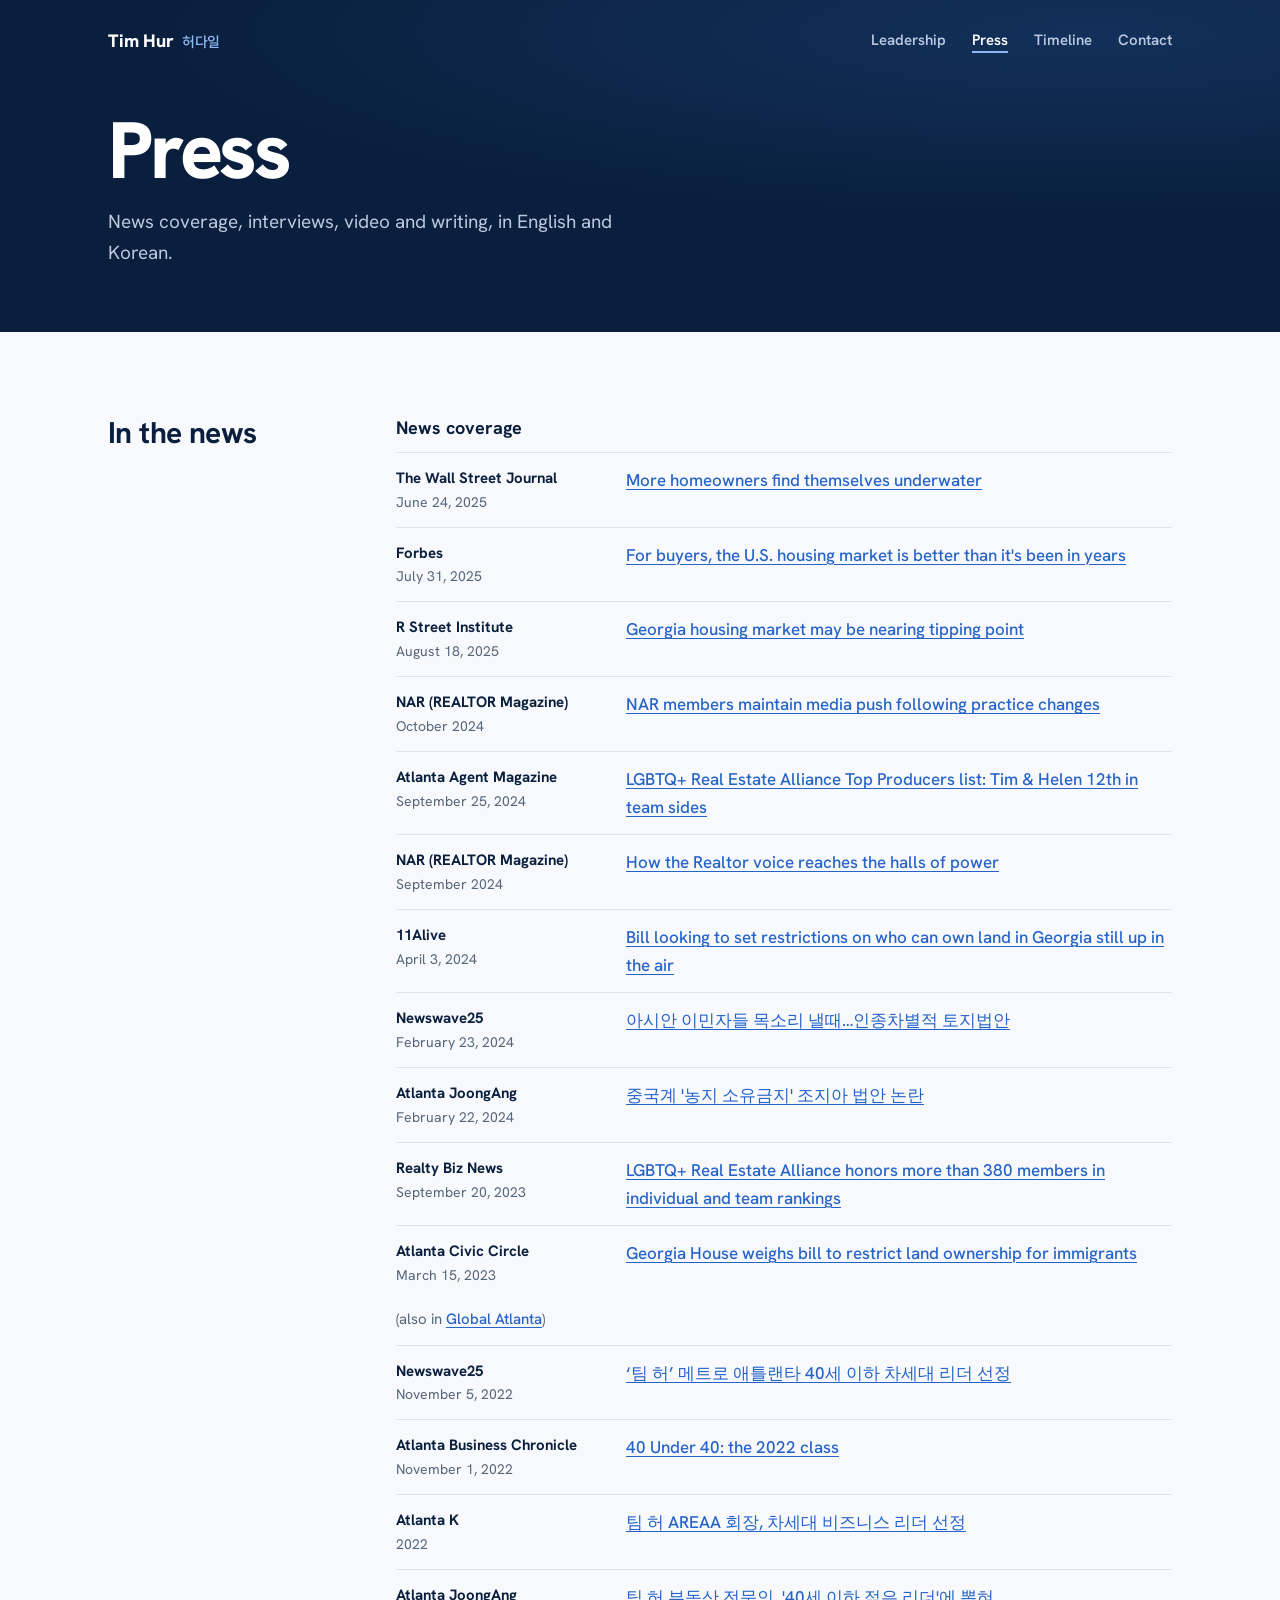
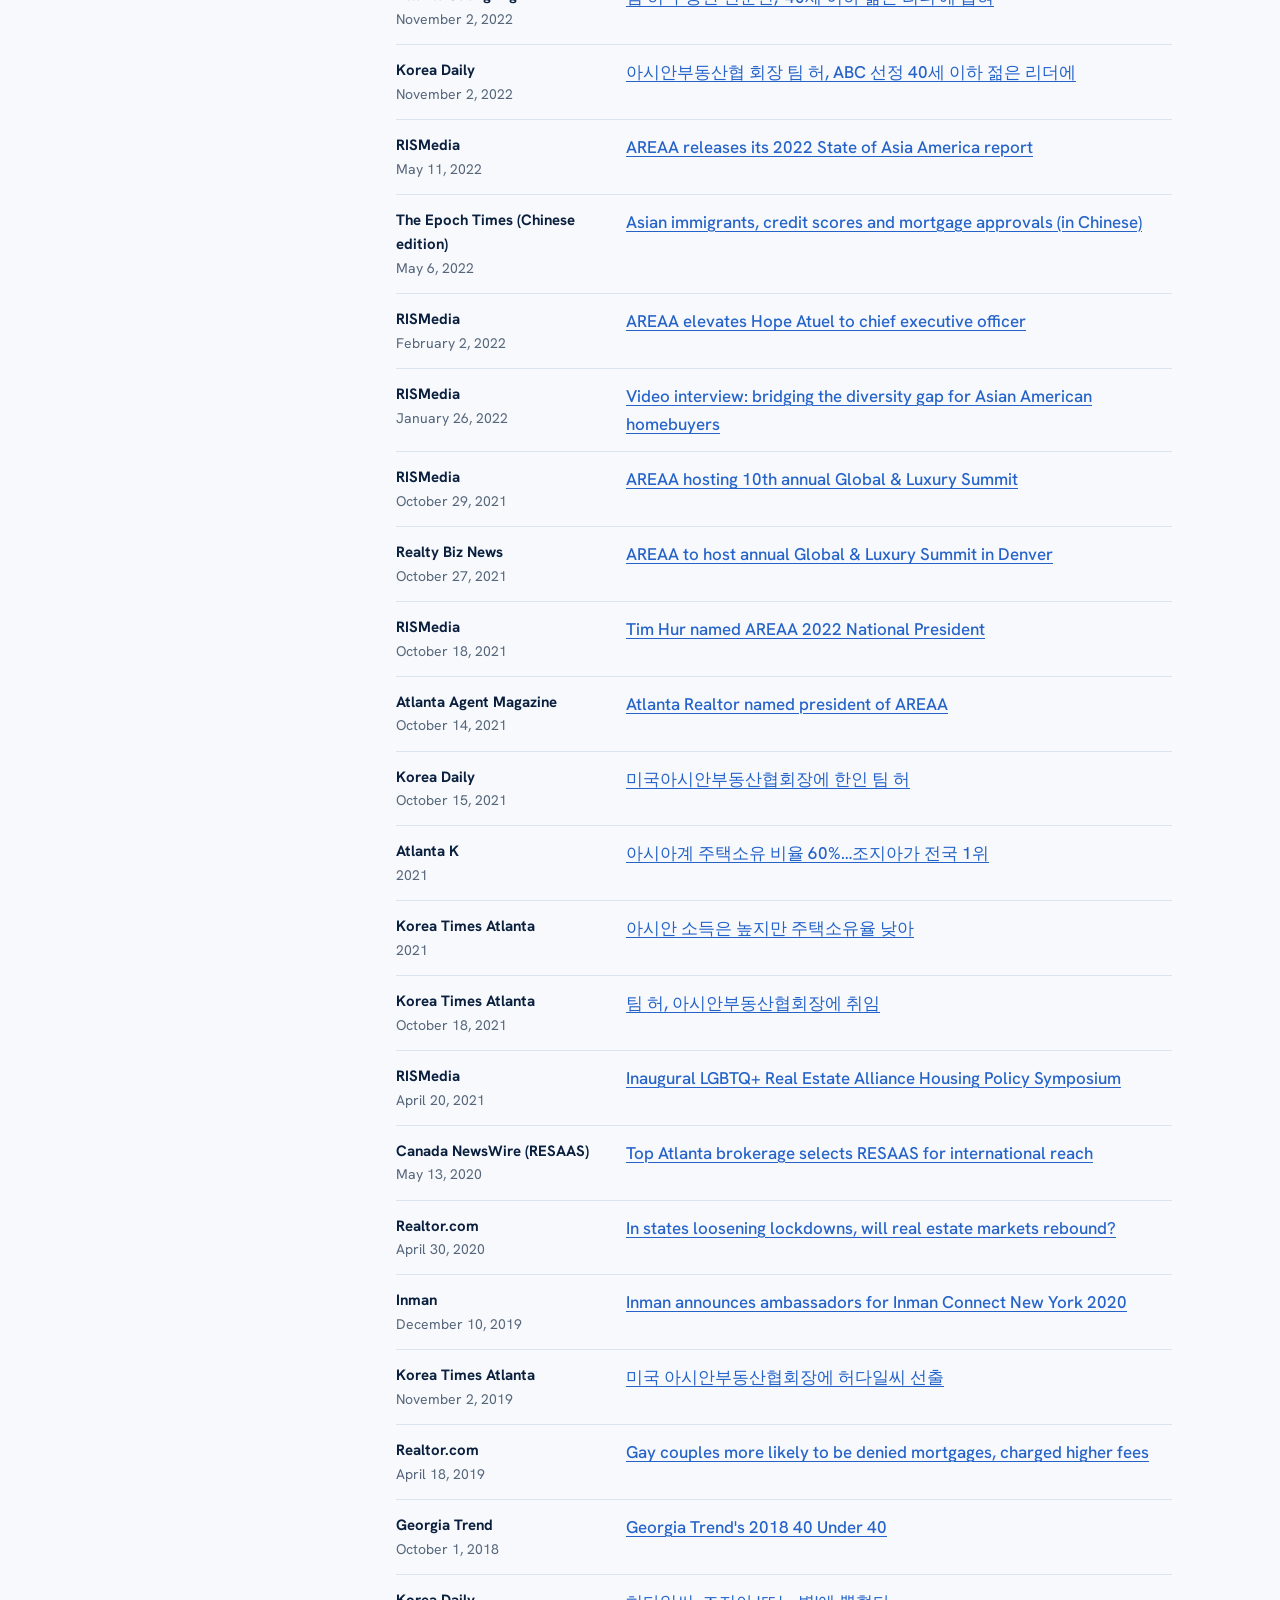
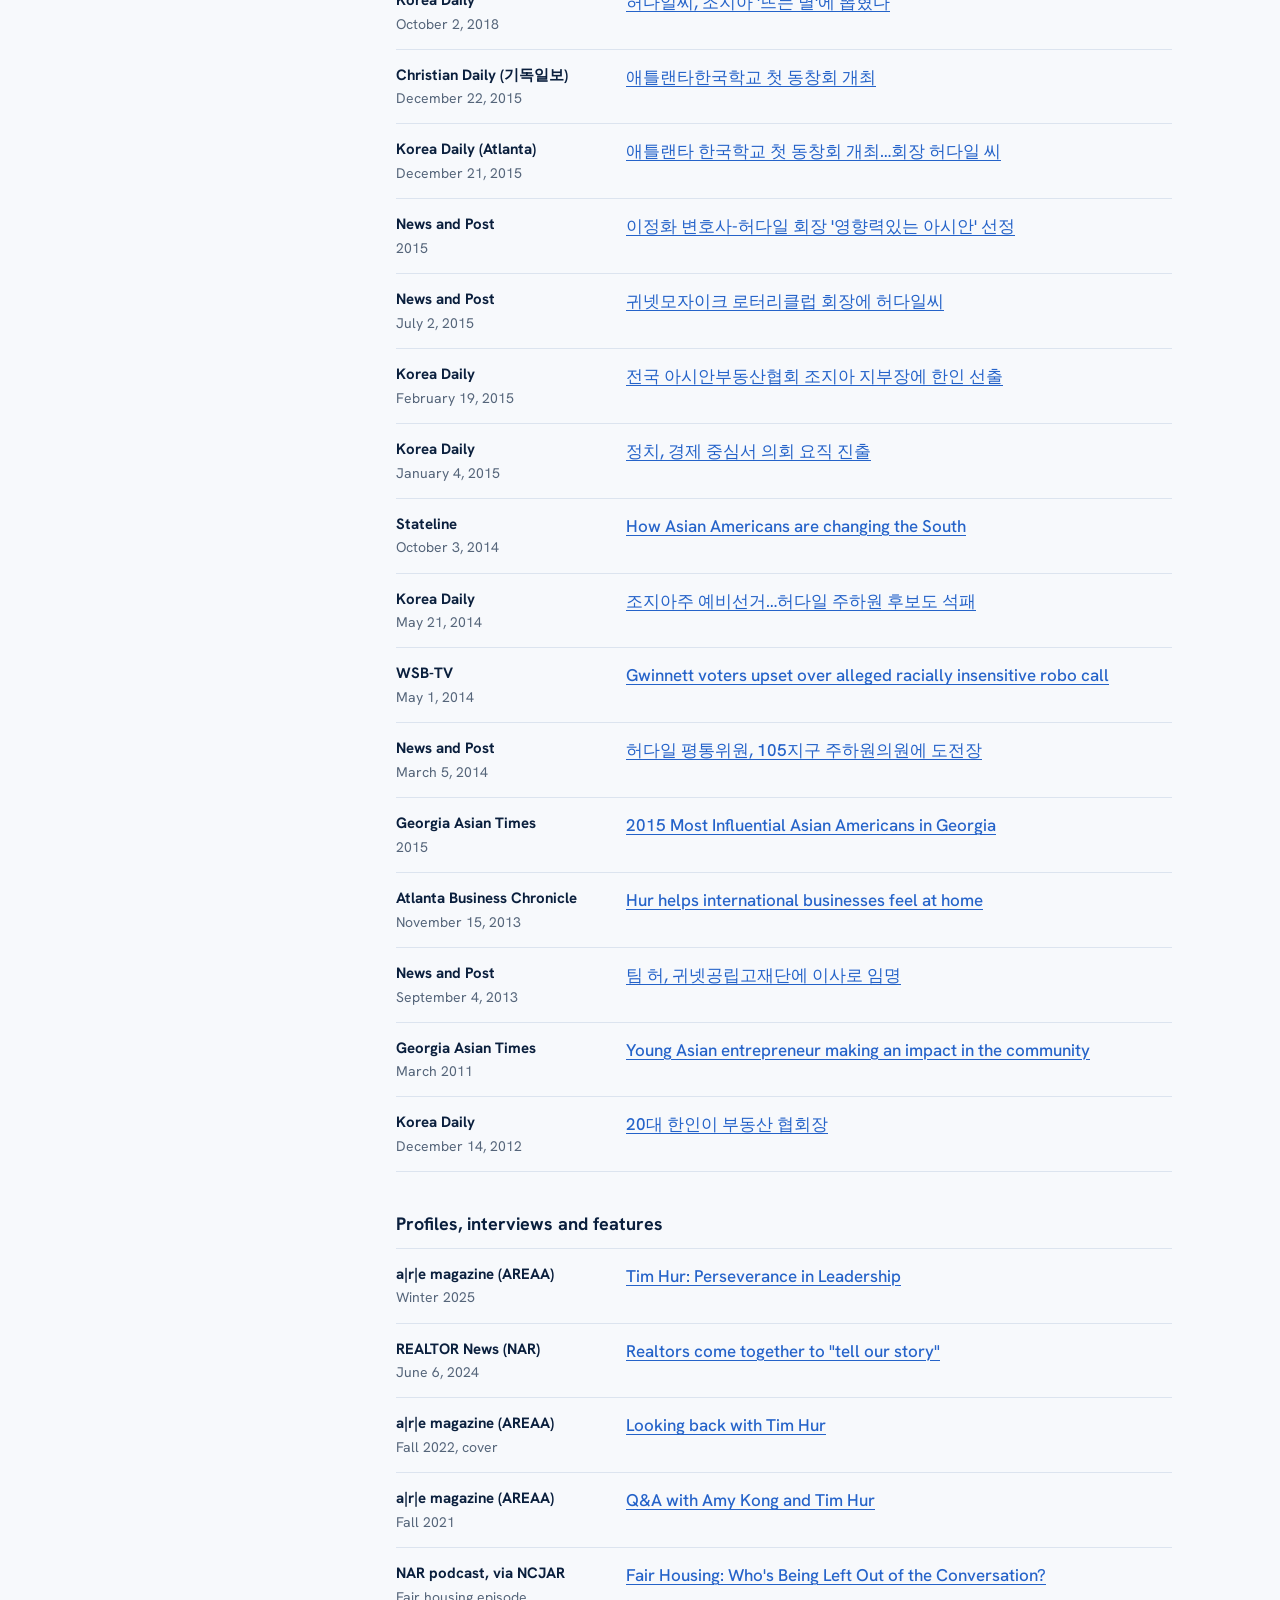
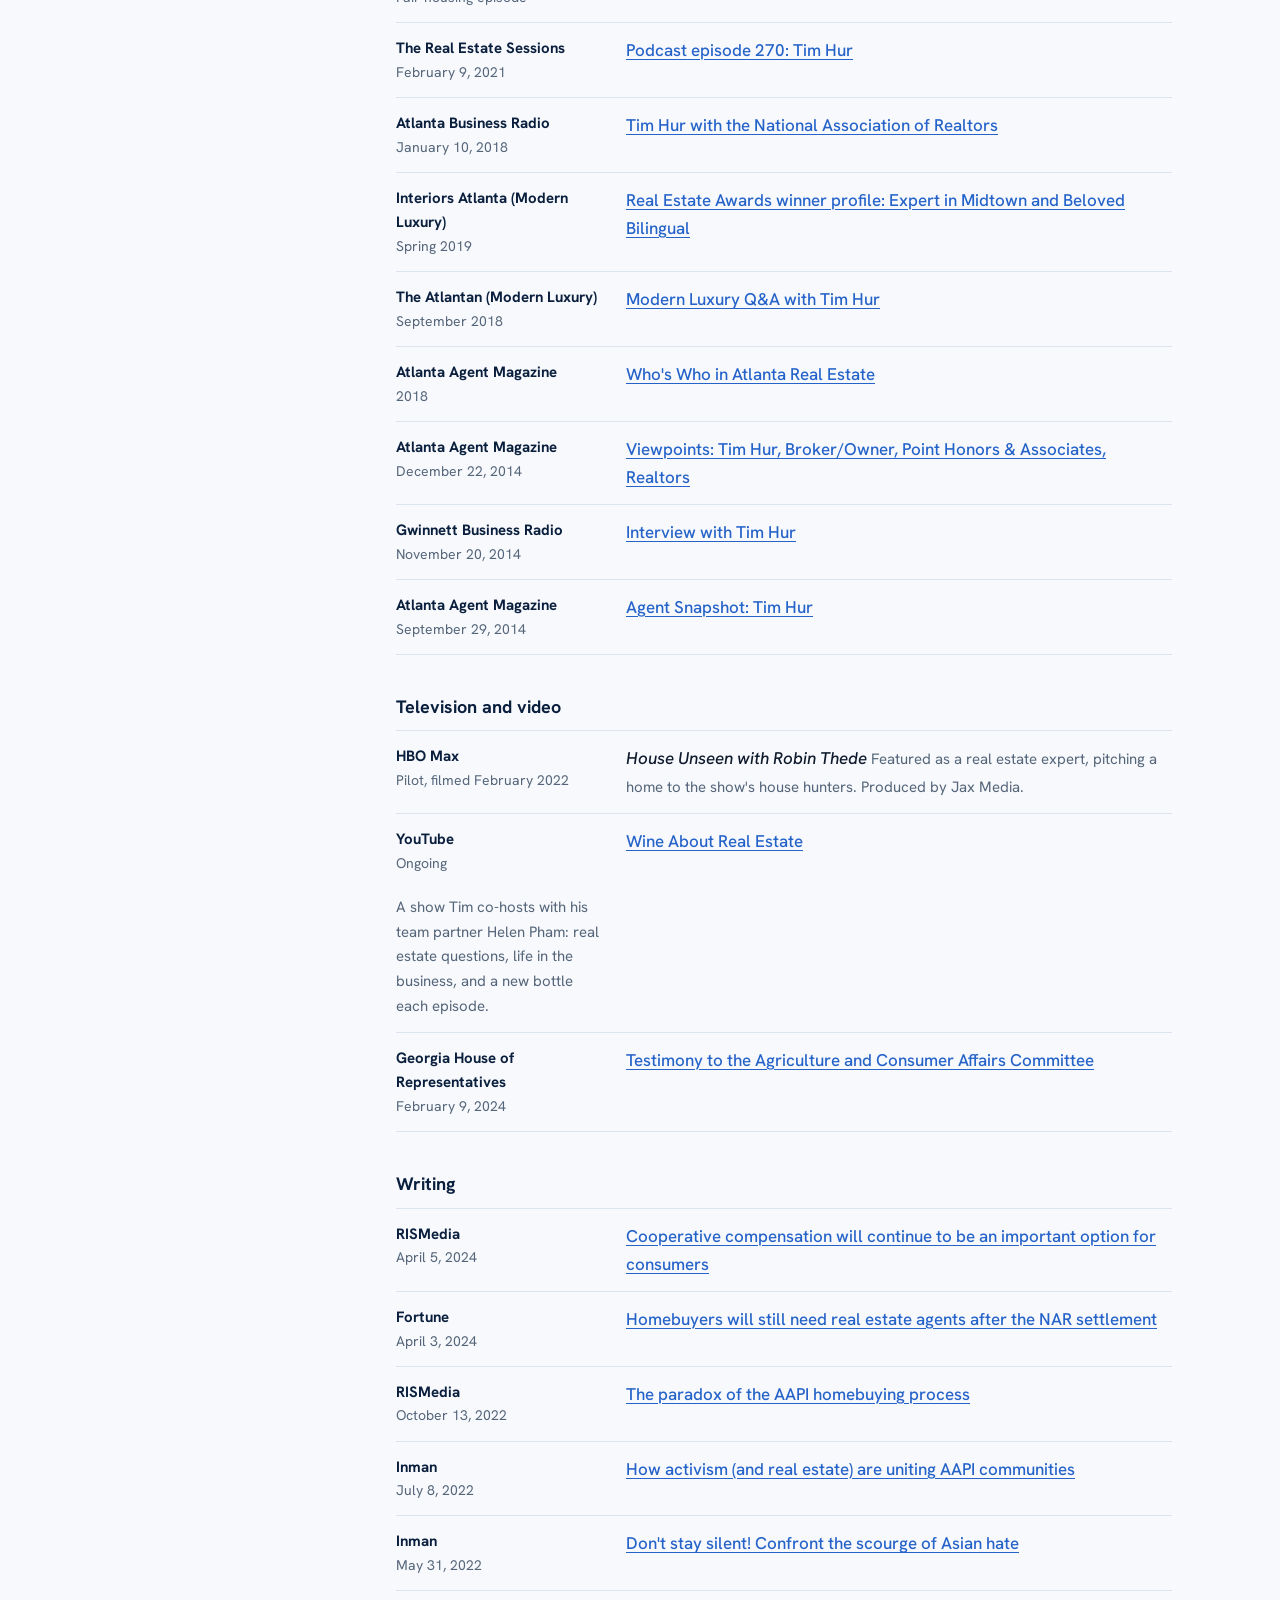
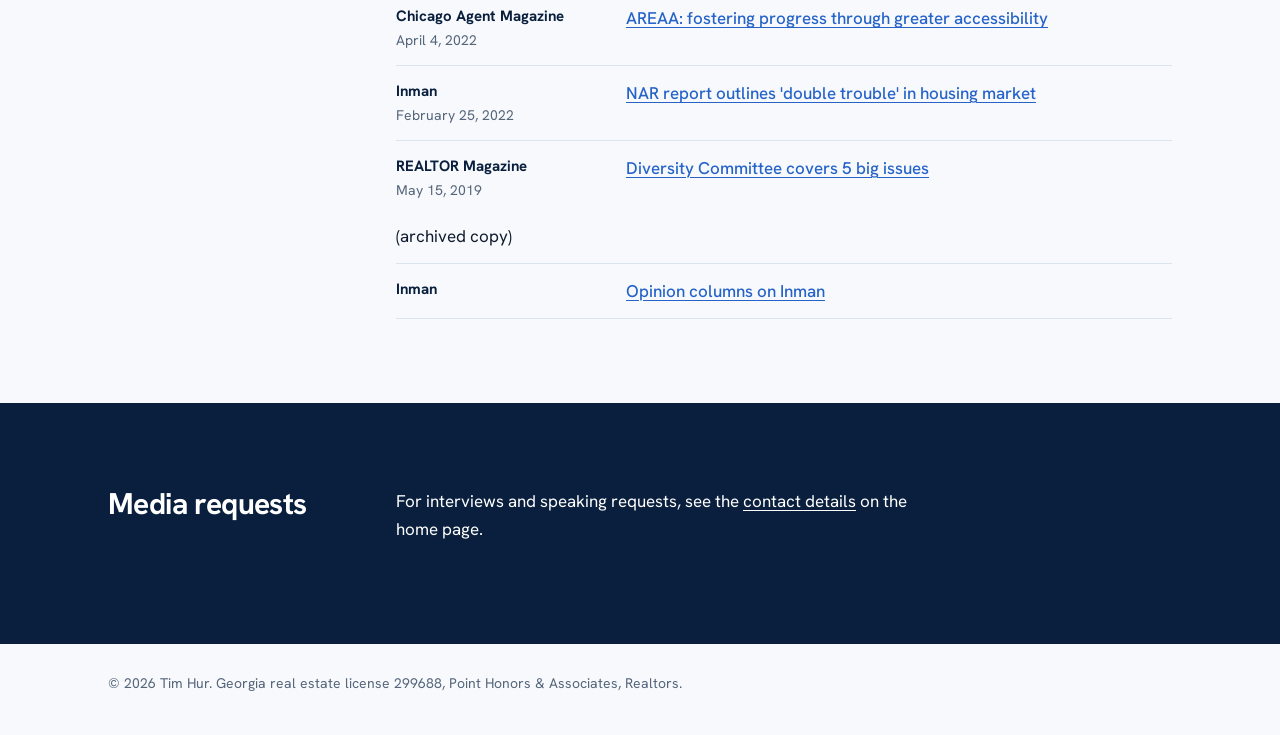
<file: press/index.html>
<!DOCTYPE html>
<html lang="en">
<head>
<meta charset="utf-8">
<meta name="viewport" content="width=device-width, initial-scale=1">
<title>Press and Media | Tim Hur</title>
<meta name="description" content="News coverage, interviews, features, video and published writing by and about Atlanta real estate broker Tim Hur, 2022 AREAA National President.">
<link rel="canonical" href="https://timhur.com/press/">
<meta name="robots" content="index, follow">
<meta property="og:title" content="Press and Media | Tim Hur">
<meta property="og:description" content="News coverage, interviews, features, video and published writing by and about Atlanta real estate broker Tim Hur, 2022 AREAA National President.">
<meta property="og:url" content="https://timhur.com/press/">
<meta property="og:image" content="https://timhur.com/images/tim-hur.jpg">
<meta name="twitter:card" content="summary">
<link rel="preconnect" href="https://fonts.googleapis.com">
<link rel="preconnect" href="https://fonts.gstatic.com" crossorigin>
<link href="https://fonts.googleapis.com/css2?family=Hanken+Grotesk:ital,wght@0,400;0,500;0,600;0,700;0,800;1,400&family=Noto+Sans+KR:wght@500&display=swap" rel="stylesheet">
<link rel="stylesheet" href="/styles.css">
<script type="application/ld+json">
{
  "@context": "https://schema.org",
  "@type": "WebPage",
  "@id": "https://timhur.com/press/#page",
  "url": "https://timhur.com/press/",
  "name": "Press and Media | Tim Hur",
  "isPartOf": {
    "@type": "WebSite",
    "@id": "https://timhur.com/#website",
    "url": "https://timhur.com/",
    "name": "Tim Hur"
  },
  "about": {
    "@id": "https://timhur.com/#person"
  },
  "breadcrumb": {
    "@type": "BreadcrumbList",
    "itemListElement": [
      {
        "@type": "ListItem",
        "position": 1,
        "name": "Tim Hur",
        "item": "https://timhur.com/"
      },
      {
        "@type": "ListItem",
        "position": 2,
        "name": "Press",
        "item": "https://timhur.com/press/"
      }
    ]
  }
}
</script>
</head>
<body>
<header class="hero sub">
  <div class="wrap">
    <nav class="topnav" aria-label="Site"><a class="home" href="/">Tim Hur<span lang="ko">허다일</span></a><div class="links"><a href="/#leadership">Leadership</a><a href="/press/" aria-current="page">Press</a><a href="/timeline/">Timeline</a><a href="/#contact">Contact</a></div></nav>
    <div class="page">
      <h1 class="page-title">Press</h1>
      <p class="page-intro">News coverage, interviews, video and writing, in English and Korean.</p>
    </div>
  </div>
</header>

<main>

<section id="coverage">
  <div class="wrap sec">
    <h2>In the news</h2>
    <div>
      <h3>News coverage</h3>
      <ul class="press">
        <li><span class="outlet">The Wall Street Journal<small>June 24, 2025</small></span><a href="https://www.wsj.com/economy/housing/underwater-mortgages-negative-equity-charts-4e5978a1">More homeowners find themselves underwater</a></li>
        <li><span class="outlet">Forbes<small>July 31, 2025</small></span><a href="https://www.forbes.com/sites/daniellechemtob/2025/07/31/for-buyers-the-us-housing-market-is-better-than-its-been-in-years/">For buyers, the U.S. housing market is better than it's been in years</a></li>
        <li><span class="outlet">R Street Institute<small>August 18, 2025</small></span><a href="https://www.rstreet.org/commentary/georgia-housing-market-may-be-nearing-tipping-point/">Georgia housing market may be nearing tipping point</a></li>
        <li><span class="outlet">NAR (REALTOR Magazine)<small>October 2024</small></span><a href="https://www.nar.realtor/magazine/real-estate-news/nar-members-maintain-media-push-following-practice-changes">NAR members maintain media push following practice changes</a></li>
        <li><span class="outlet">Atlanta Agent Magazine<small>September 25, 2024</small></span><a href="https://atlantaagentmagazine.com/2024/09/25/huffstickler-lgbtq-real-estate-alliance/">LGBTQ+ Real Estate Alliance Top Producers list: Tim &amp; Helen 12th in team sides</a></li>
        <li><span class="outlet">NAR (REALTOR Magazine)<small>September 2024</small></span><a href="https://www.nar.realtor/magazine/real-estate-news/how-the-realtor-voice-reaches-the-halls-of-power">How the Realtor voice reaches the halls of power</a></li>
        <li><span class="outlet">11Alive<small>April 3, 2024</small></span><a href="https://www.11alive.com/article/news/politics/georgia-governors-decision-land-ownership-bill-foreign-entities/85-9b10dd37-d5df-4109-9bd9-2bda0874ba6f">Bill looking to set restrictions on who can own land in Georgia still up in the air</a></li>
        <li><span class="outlet">Newswave25<small>February 23, 2024</small></span><a href="https://newswave25.com/%ec%95%84%ec%8b%9c%ec%95%88-%ec%9d%b4%eb%af%bc%ec%9e%90%eb%93%a4-%eb%aa%a9%ec%86%8c%eb%a6%ac-%eb%82%bc%eb%95%8c-%ec%9d%b8%ec%a2%85%ec%b0%a8%eb%b3%84%ec%a0%81-%ed%86%a0%ec%a7%80%eb%b2%95%ec%95%88" lang="ko">아시안 이민자들 목소리 낼때…인종차별적 토지법안</a></li>
        <li><span class="outlet">Atlanta JoongAng<small>February 22, 2024</small></span><a href="https://www.atlantajoongang.com/78974" lang="ko">중국계 '농지 소유금지' 조지아 법안 논란</a></li>
        <li><span class="outlet">Realty Biz News<small>September 20, 2023</small></span><a href="https://realtybiznews.com/the-lgbtq-real-estate-alliance-honors-more-than-380-members-in-individual-and-team-rankings/98779401/">LGBTQ+ Real Estate Alliance honors more than 380 members in individual and team rankings</a></li>
        <li><span class="outlet">Atlanta Civic Circle<small>March 15, 2023</small></span><a href="https://atlantaciviccircle.org/2023/03/15/georgia-house-weighs-bill-to-restrict-land-ownership-for-immigrants-from-china-russia-iran-and-other-targeted-countries/">Georgia House weighs bill to restrict land ownership for immigrants</a> <span class="src">(also in <a href="https://www.globalatlanta.com/georgia-house-weighs-bill-to-restrict-land-ownership-for-immigrants-from-china-russia-iran-and-other-targeted-countries/">Global Atlanta</a>)</span></li>
        <li><span class="outlet">Newswave25<small>November 5, 2022</small></span><a href="https://newswave25.com/%ED%8C%80-%ED%97%88-%EB%A9%94%ED%8A%B8%EB%A1%9C-%EC%95%A0%ED%8B%80%EB%9E%9C%ED%83%80-40%EC%84%B8-%EC%9D%B4%ED%95%98-%EC%B0%A8%EC%84%B8%EB%8C%80-%EB%A6%AC%EB%8D%94-%EC%84%A0%EC%A0%95" lang="ko">‘팀 허’ 메트로 애틀랜타 40세 이하 차세대 리더 선정</a></li>
        <li><span class="outlet">Atlanta Business Chronicle<small>November 1, 2022</small></span><a href="https://www.bizjournals.com/atlanta/news/2022/11/01/40-under-40-age-39-2022-class.html">40 Under 40: the 2022 class</a></li>
        <li><span class="outlet">Atlanta K<small>2022</small></span><a href="https://atlantak.com/%ED%8C%80-%ED%97%88-areaa-%ED%9A%8C%EC%9E%A5-%EC%B0%A8%EC%84%B8%EB%8C%80-%EB%B9%84%EC%A6%88%EB%8B%88%EC%8A%A4-%EB%A6%AC%EB%8D%94-%EC%84%A0%EC%A0%95/" lang="ko">팀 허 AREAA 회장, 차세대 비즈니스 리더 선정</a></li>
        <li><span class="outlet">Atlanta JoongAng<small>November 2, 2022</small></span><a href="https://www.atlantajoongang.com/48501" lang="ko">팀 허 부동산 전문인, '40세 이하 젊은 리더'에 뽑혀</a></li>
        <li><span class="outlet">Korea Daily<small>November 2, 2022</small></span><a href="https://www.koreadaily.com/article/20221102160217216" lang="ko">아시안부동산협 회장 팀 허, ABC 선정 40세 이하 젊은 리더에</a></li>
        <li><span class="outlet">RISMedia<small>May 11, 2022</small></span><a href="https://www.rismedia.com/2022/05/11/areaa-releases-its-2022-state-asia-america-report/">AREAA releases its 2022 State of Asia America report</a></li>
        <li><span class="outlet">The Epoch Times (Chinese edition)<small>May 6, 2022</small></span><a href="https://www.epochtimes.com/gb/22/5/6/n13728428.htm">Asian immigrants, credit scores and mortgage approvals (in Chinese)</a></li>
        <li><span class="outlet">RISMedia<small>February 2, 2022</small></span><a href="https://www.rismedia.com/2022/02/02/areaa-elevates-executive-director-hope-atuel-chief-executive-officer/">AREAA elevates Hope Atuel to chief executive officer</a></li>
        <li><span class="outlet">RISMedia<small>January 26, 2022</small></span><a href="https://www.rismedia.com/2022/01/26/bridging-the-diversity-gap-for-asian-american-homebuyers/">Video interview: bridging the diversity gap for Asian American homebuyers</a></li>
        <li><span class="outlet">RISMedia<small>October 29, 2021</small></span><a href="https://www.rismedia.com/2021/10/29/areaa-hosting-annual-global-luxury-summit/">AREAA hosting 10th annual Global &amp; Luxury Summit</a></li>
        <li><span class="outlet">Realty Biz News<small>October 27, 2021</small></span><a href="https://realtybiznews.com/areaa-to-host-annual-global-luxury-summit-in-denver-february-6-9-2022/98764440/">AREAA to host annual Global &amp; Luxury Summit in Denver</a></li>
        <li><span class="outlet">RISMedia<small>October 18, 2021</small></span><a href="https://www.rismedia.com/2021/10/18/tim-hur-areaa-national-president/">Tim Hur named AREAA 2022 National President</a></li>
        <li><span class="outlet">Atlanta Agent Magazine<small>October 14, 2021</small></span><a href="https://atlantaagentmagazine.com/2021/10/14/atlanta-realtor-named-president-of-areaa/">Atlanta Realtor named president of AREAA</a></li>
        <li><span class="outlet">Korea Daily<small>October 15, 2021</small></span><a href="https://www.koreadaily.com/article/20211015121712015" lang="ko">미국아시안부동산협회장에 한인 팀 허</a></li>
        <li><span class="outlet">Atlanta K<small>2021</small></span><a href="https://atlantak.com/%EC%95%84%EC%8B%9C%EC%95%84%EA%B3%84-%EC%A3%BC%ED%83%9D%EC%86%8C%EC%9C%A0-%EB%B9%84%EC%9C%A8-60-%EC%A1%B0%EC%A7%80%EC%95%84%EA%B0%80-%EC%A0%84%EA%B5%AD-1%EC%9C%84/" lang="ko">아시아계 주택소유 비율 60%…조지아가 전국 1위</a></li>
        <li><span class="outlet">Korea Times Atlanta<small>2021</small></span><a href="https://higoodday.com/news/958064" lang="ko">아시안 소득은 높지만 주택소유율 낮아</a></li>
        <li><span class="outlet">Korea Times Atlanta<small>October 18, 2021</small></span><a href="https://higoodday.com/news/972090" lang="ko">팀 허, 아시안부동산협회장에 취임</a></li>
        <li><span class="outlet">RISMedia<small>April 20, 2021</small></span><a href="https://rismedia.com/2021/04/20/register-inaugural-lgbtq-real-estate-alliance-housing-policy-symposium/">Inaugural LGBTQ+ Real Estate Alliance Housing Policy Symposium</a></li>
        <li><span class="outlet">Canada NewsWire (RESAAS)<small>May 13, 2020</small></span><a href="https://www.newswire.ca/news-releases/top-atlanta-brokerage-selects-resaas-for-international-reach-824091379.html">Top Atlanta brokerage selects RESAAS for international reach</a></li>
        <li><span class="outlet">Realtor.com<small>April 30, 2020</small></span><a href="https://www.realtor.com/news/trends/in-states-loosening-lockdowns-will-real-estate-markets-rebound/">In states loosening lockdowns, will real estate markets rebound?</a></li>
        <li><span class="outlet">Inman<small>December 10, 2019</small></span><a href="https://www.inman.com/2019/12/10/inman-announces-ambassadors-for-inman-connect-new-york-2020/">Inman announces ambassadors for Inman Connect New York 2020</a></li>
        <li><span class="outlet">Korea Times Atlanta<small>November 2, 2019</small></span><a href="https://higoodday.com/news/716541" lang="ko">미국 아시안부동산협회장에 허다일씨 선출</a></li>
        <li><span class="outlet">Realtor.com<small>April 18, 2019</small></span><a href="https://www.realtor.com/news/trends/same-sex-couples-73-more-likely-to-be-denied-mortgages-study-finds/">Gay couples more likely to be denied mortgages, charged higher fees</a></li>
        <li><span class="outlet">Georgia Trend<small>October 1, 2018</small></span><a href="https://www.georgiatrend.com/2018/10/01/georgia-trends-2018-40-under-40/">Georgia Trend's 2018 40 Under 40</a></li>
        <li><span class="outlet">Korea Daily<small>October 2, 2018</small></span><a href="https://www.koreadaily.com/article/6606931" lang="ko">허다일씨, 조지아 '뜨는 별'에 뽑혔다</a></li>
        <li><span class="outlet">Christian Daily (기독일보)<small>December 22, 2015</small></span><a href="https://kr.christianitydaily.com/articles/85943/20151222/%EC%95%A0%ED%8B%80%EB%9E%9C%ED%83%80%ED%95%9C%EA%B5%AD%ED%95%99%EA%B5%90-%EC%B2%AB-%EB%8F%99%EC%B0%BD%ED%9A%8C-%EA%B0%9C%EC%B5%9C.htm" lang="ko">애틀랜타한국학교 첫 동창회 개최</a></li>
        <li><span class="outlet">Korea Daily (Atlanta)<small>December 21, 2015</small></span><a href="https://www.koreadaily.com/article/3905309" lang="ko">애틀랜타 한국학교 첫 동창회 개최…회장 허다일 씨</a></li>
        <li><span class="outlet">News and Post<small>2015</small></span><a href="http://www.newsandpost.com/data/read.php?id=people&amp;no=791" lang="ko">이정화 변호사-허다일 회장 '영향력있는 아시안' 선정</a></li>
        <li><span class="outlet">News and Post<small>July 2, 2015</small></span><a href="https://newsandpost.com/m_read.php?id=people&amp;no=775" lang="ko">귀넷모자이크 로터리클럽 회장에 허다일씨</a></li>
        <li><span class="outlet">Korea Daily<small>February 19, 2015</small></span><a href="https://www.koreadaily.com/article/3182185" lang="ko">전국 아시안부동산협회 조지아 지부장에 한인 선출</a></li>
        <li><span class="outlet">Korea Daily<small>January 4, 2015</small></span><a href="https://www.koreadaily.com/article/3082007" lang="ko">정치, 경제 중심서 의회 요직 진출</a></li>
        <li><span class="outlet">Stateline<small>October 3, 2014</small></span><a href="https://stateline.org/2014/10/03/how-asian-americans-are-changing-the-south/">How Asian Americans are changing the South</a></li>
        <li><span class="outlet">Korea Daily<small>May 21, 2014</small></span><a href="https://www.koreadaily.com/article/2548941" lang="ko">조지아주 예비선거…허다일 주하원 후보도 석패</a></li>
        <li><span class="outlet">WSB-TV<small>May 1, 2014</small></span><a href="https://www.wsbtv.com/news/local/gwinnett-voters-upset-over-alleged-racially-insens/138084466/">Gwinnett voters upset over alleged racially insensitive robo call</a></li>
        <li><span class="outlet">News and Post<small>March 5, 2014</small></span><a href="https://newsandpost.com/m_read.php?id=news&amp;no=1899" lang="ko">허다일 평통위원, 105지구 주하원의원에 도전장</a></li>
        <li><span class="outlet">Georgia Asian Times<small>2015</small></span><a href="https://gasiantimes.com/metro-asian-news/2015-most-influential-asian-americans-in-georgia/">2015 Most Influential Asian Americans in Georgia</a></li>
        <li><span class="outlet">Atlanta Business Chronicle<small>November 15, 2013</small></span><a href="https://www.bizjournals.com/atlanta/print-edition/2013/11/15/hur-helps-international-businesses.html">Hur helps international businesses feel at home</a></li>
        <li><span class="outlet">News and Post<small>September 4, 2013</small></span><a href="https://newsandpost.com/m_read.php?id=people&amp;no=323" lang="ko">팀 허, 귀넷공립고재단에 이사로 임명</a></li>
        <li><span class="outlet">Georgia Asian Times<small>March 2011</small></span><a href="https://gwinnettplacecid.com/images/pdfs/news_articles/2011/april2011a.pdf">Young Asian entrepreneur making an impact in the community</a></li>
        <li><span class="outlet">Korea Daily<small>December 14, 2012</small></span><a href="https://www.koreadaily.com/article/1549181" lang="ko">20대 한인이 부동산 협회장</a></li>
      </ul>

      <h3>Profiles, interviews and features</h3>
      <ul class="press">
        <li><span class="outlet">a|r|e magazine (AREAA)<small>Winter 2025</small></span><a href="https://issuu.com/areaa/docs/a_r_e_winter_2025">Tim Hur: Perseverance in Leadership</a></li>
        <li><span class="outlet">REALTOR News (NAR)<small>June 6, 2024</small></span><a href="https://www.nar.realtor/news/real-estate-news/realtors-come-together-to-tell-our-story">Realtors come together to "tell our story"</a></li>
        <li><span class="outlet">a|r|e magazine (AREAA)<small>Fall 2022, cover</small></span><a href="https://issuu.com/areaa/docs/fall22_a_r_e_finalfinal">Looking back with Tim Hur</a></li>
        <li><span class="outlet">a|r|e magazine (AREAA)<small>Fall 2021</small></span><a href="https://issuu.com/areaa/docs/fall21_a_r_e">Q&amp;A with Amy Kong and Tim Hur</a></li>
        <li><span class="outlet">NAR podcast, via NCJAR<small>Fair housing episode</small></span><a href="https://ncjar.com/industry-360/news-publications/ncjar-news/fair-housing-who-s-being-left-out-of-the-conversation-2">Fair Housing: Who's Being Left Out of the Conversation?</a></li>
        <li><span class="outlet">The Real Estate Sessions<small>February 9, 2021</small></span><a href="https://www.therealestatesessions.com/episodes/season/6/">Podcast episode 270: Tim Hur</a></li>
        <li><span class="outlet">Atlanta Business Radio<small>January 10, 2018</small></span><a href="https://businessradiox.com/podcast/atlantabusinessradio/national-association-of-realtors/">Tim Hur with the National Association of Realtors</a></li>
        <li><span class="outlet">Interiors Atlanta (Modern Luxury)<small>Spring 2019</small></span><a href="https://cdn.chime.me/image/fs/cmsbuild/202042/12/original_e4d7e45c-9947-41a5-acff-ac46d6d1cf34.png">Real Estate Awards winner profile: Expert in Midtown and Beloved Bilingual</a></li>
        <li><span class="outlet">The Atlantan (Modern Luxury)<small>September 2018</small></span><a href="https://digital.modernluxury.com/publication/?i=520769&amp;p=123">Modern Luxury Q&amp;A with Tim Hur</a></li>
        <li><span class="outlet">Atlanta Agent Magazine<small>2018</small></span><a href="https://atlantaagentmagazine.com/whos-who-2018/tim-hur-point-honors-and-associates-realtors/">Who's Who in Atlanta Real Estate</a></li>
        <li><span class="outlet">Atlanta Agent Magazine<small>December 22, 2014</small></span><a href="https://atlantaagentmagazine.com/2014/12/22/viewpoints-tim-hur-brokerowner-point-honors-associates-realtors-metro-atlanta/">Viewpoints: Tim Hur, Broker/Owner, Point Honors &amp; Associates, Realtors</a></li>
        <li><span class="outlet">Gwinnett Business Radio<small>November 20, 2014</small></span><a href="https://gwinnettbusinessradio.brxarchive.com/2014/11/20/tim-hur/">Interview with Tim Hur</a></li>
        <li><span class="outlet">Atlanta Agent Magazine<small>September 29, 2014</small></span><a href="https://atlantaagentmagazine.com/2014/09/29/agent-snapshot-tim-hur-brokerowner-point-honors-associates-realtors-metro-atlanta/">Agent Snapshot: Tim Hur</a></li>
      </ul>

      <h3>Television and video</h3>
      <ul class="press">
        <li><span class="outlet">HBO Max<small>Pilot, filmed February 2022</small></span><div><span class="ttl">House Unseen with Robin Thede</span> <span class="src">Featured as a real estate expert, pitching a home to the show's house hunters. Produced by Jax Media.</span></div></li>
        <li><span class="outlet">YouTube<small>Ongoing</small></span><a href="https://www.youtube.com/@wineaboutrealestate">Wine About Real Estate</a> <span class="src">A show Tim co-hosts with his team partner Helen Pham: real estate questions, life in the business, and a new bottle each episode.</span></li>
        <li><span class="outlet">Georgia House of Representatives<small>February 9, 2024</small></span><a href="https://www.youtube.com/watch?v=MfD4mejKtww&amp;t=2538s">Testimony to the Agriculture and Consumer Affairs Committee</a></li>
      </ul>

      <h3>Writing</h3>
      <ul class="press">
        <li><span class="outlet">RISMedia<small>April 5, 2024</small></span><a href="https://www.rismedia.com/2024/04/05/nar-op-ed-cooperative-compensation-will-continue-be-important-option-consumers/">Cooperative compensation will continue to be an important option for consumers</a></li>
        <li><span class="outlet">Fortune<small>April 3, 2024</small></span><a href="https://fortune.com/2024/04/03/homebuyers-real-estate-agent-broker-why-national-association-of-realtors-settlement-commissions/">Homebuyers will still need real estate agents after the NAR settlement</a></li>
        <li><span class="outlet">RISMedia<small>October 13, 2022</small></span><a href="https://www.rismedia.com/2022/10/13/paradox-aapi-homebuying-process/">The paradox of the AAPI homebuying process</a></li>
        <li><span class="outlet">Inman<small>July 8, 2022</small></span><a href="https://www.inman.com/2022/07/08/how-activism-and-real-estate-are-uniting-aapi-communities/">How activism (and real estate) are uniting AAPI communities</a></li>
        <li><span class="outlet">Inman<small>May 31, 2022</small></span><a href="https://www.inman.com/2022/05/31/dont-stay-silent-confront-the-scourge-of-asian-hate/">Don't stay silent! Confront the scourge of Asian hate</a></li>
        <li><span class="outlet">Chicago Agent Magazine<small>April 4, 2022</small></span><a href="https://chicagoagentmagazine.com/2022/04/04/areaa-fostering-progress-through-greater-accessibility/">AREAA: fostering progress through greater accessibility</a></li>
        <li><span class="outlet">Inman<small>February 25, 2022</small></span><a href="https://www.inman.com/2022/02/25/nar-report-outlines-double-trouble-in-housing-market-affordability/">NAR report outlines 'double trouble' in housing market</a></li>
        <li><span class="outlet">REALTOR Magazine<small>May 15, 2019</small></span><a href="https://web.archive.org/web/20190722120735/https://magazine.realtor/live/article/2019/05/diversity-committee-covers-5-big-issues">Diversity Committee covers 5 big issues</a> <span class="note">(archived copy)</span></li>
        <li><span class="outlet">Inman</span><a href="https://www.inman.com/author/tim-hur/">Opinion columns on Inman</a></li>
      </ul>
    </div>
  </div>
</section>

<section id="contact" class="contact">
  <div class="wrap sec">
    <h2>Media requests</h2>
    <div>
      <p>For interviews and speaking requests, see the <a href="/#contact">contact details</a> on the home page.</p>
    </div>
  </div>
</section>

</main>

<footer>
  <div class="wrap">© 2026 Tim Hur. Georgia real estate license 299688, Point Honors &amp; Associates, Realtors.</div>
</footer>
</body>
</html>
</file>
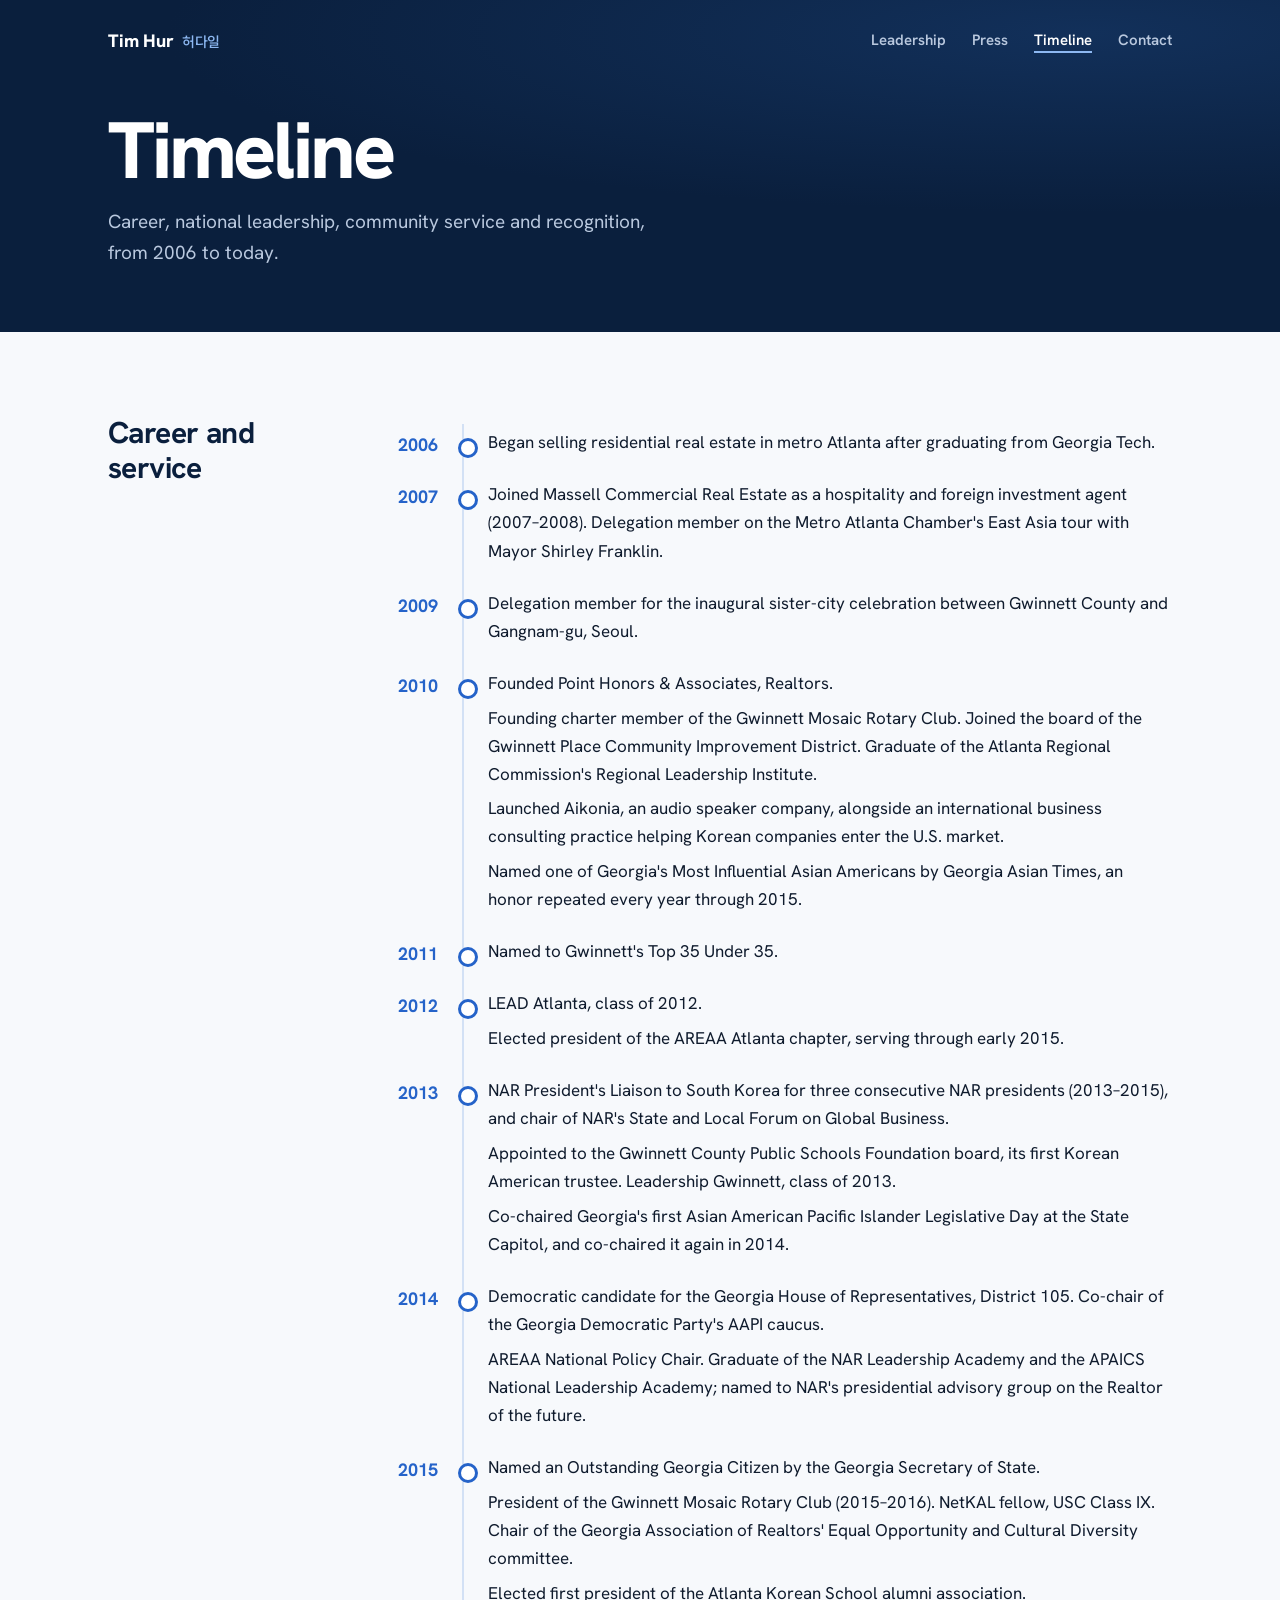
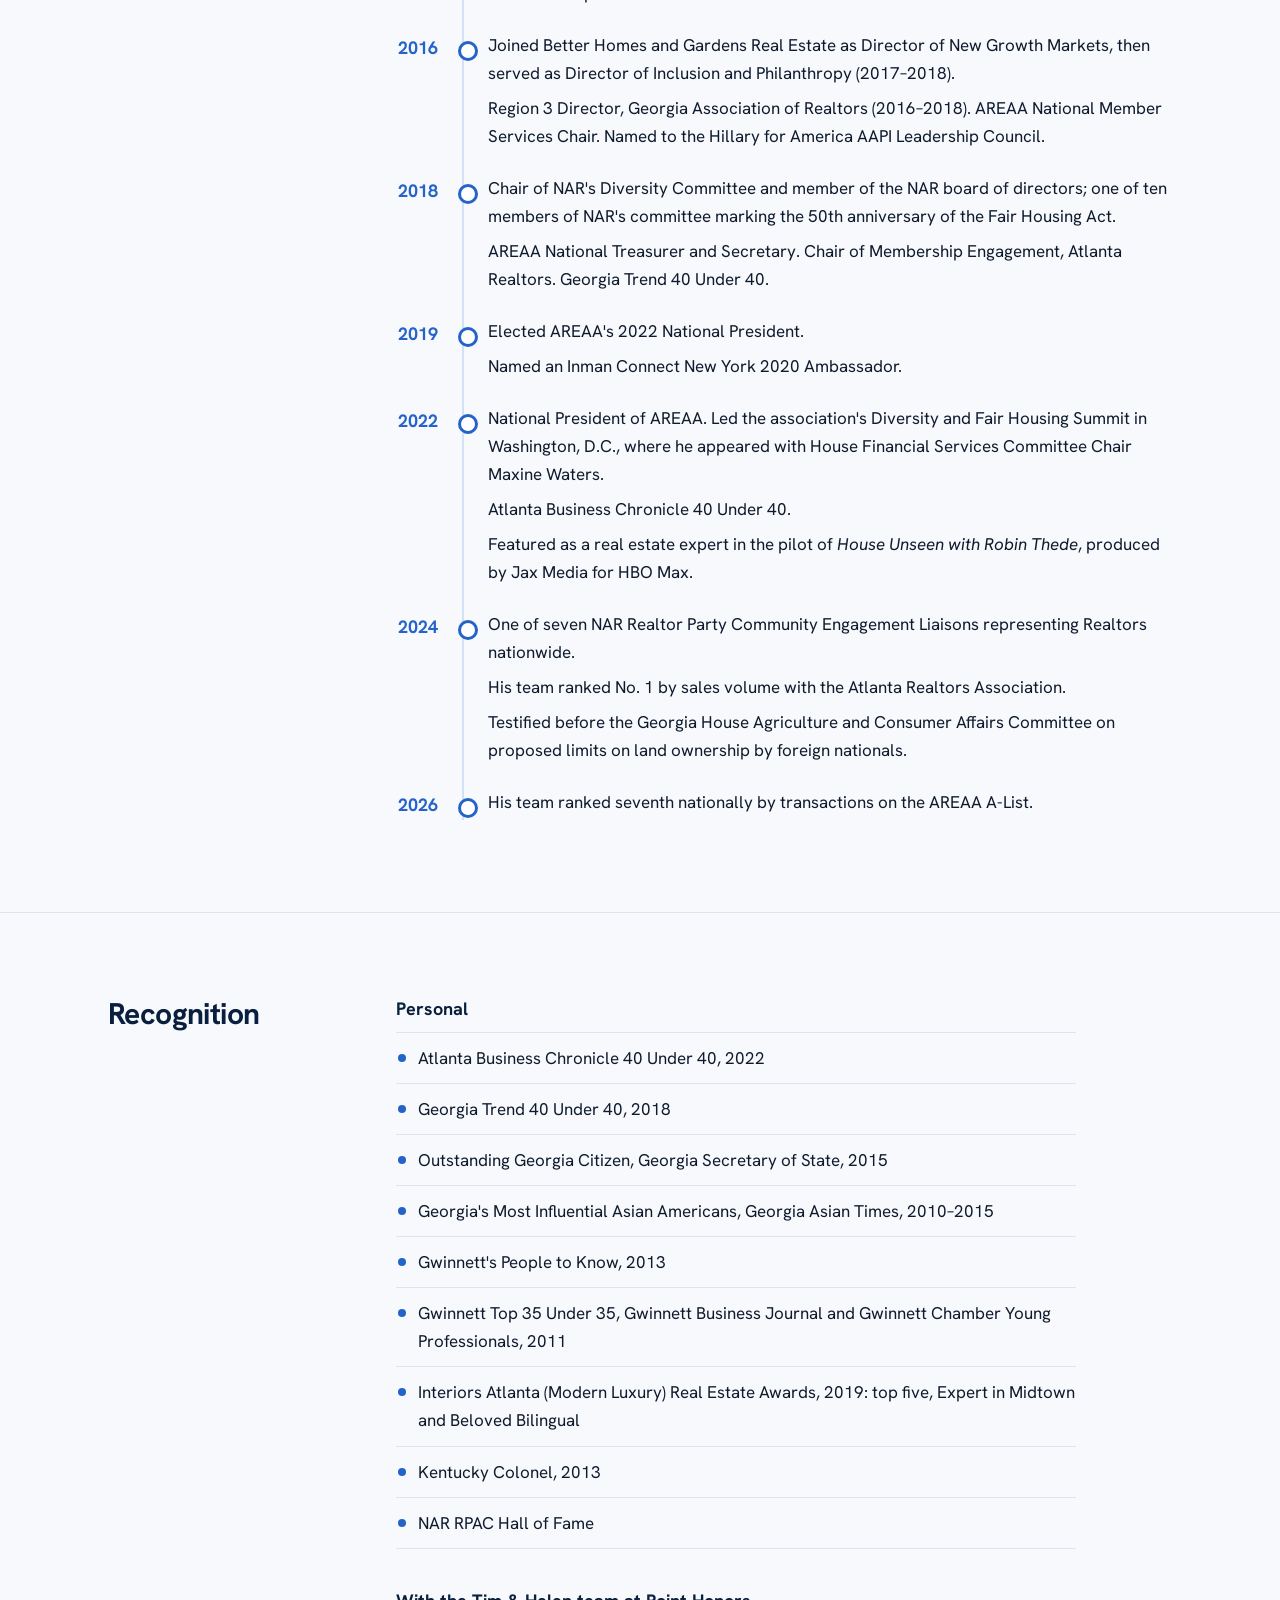
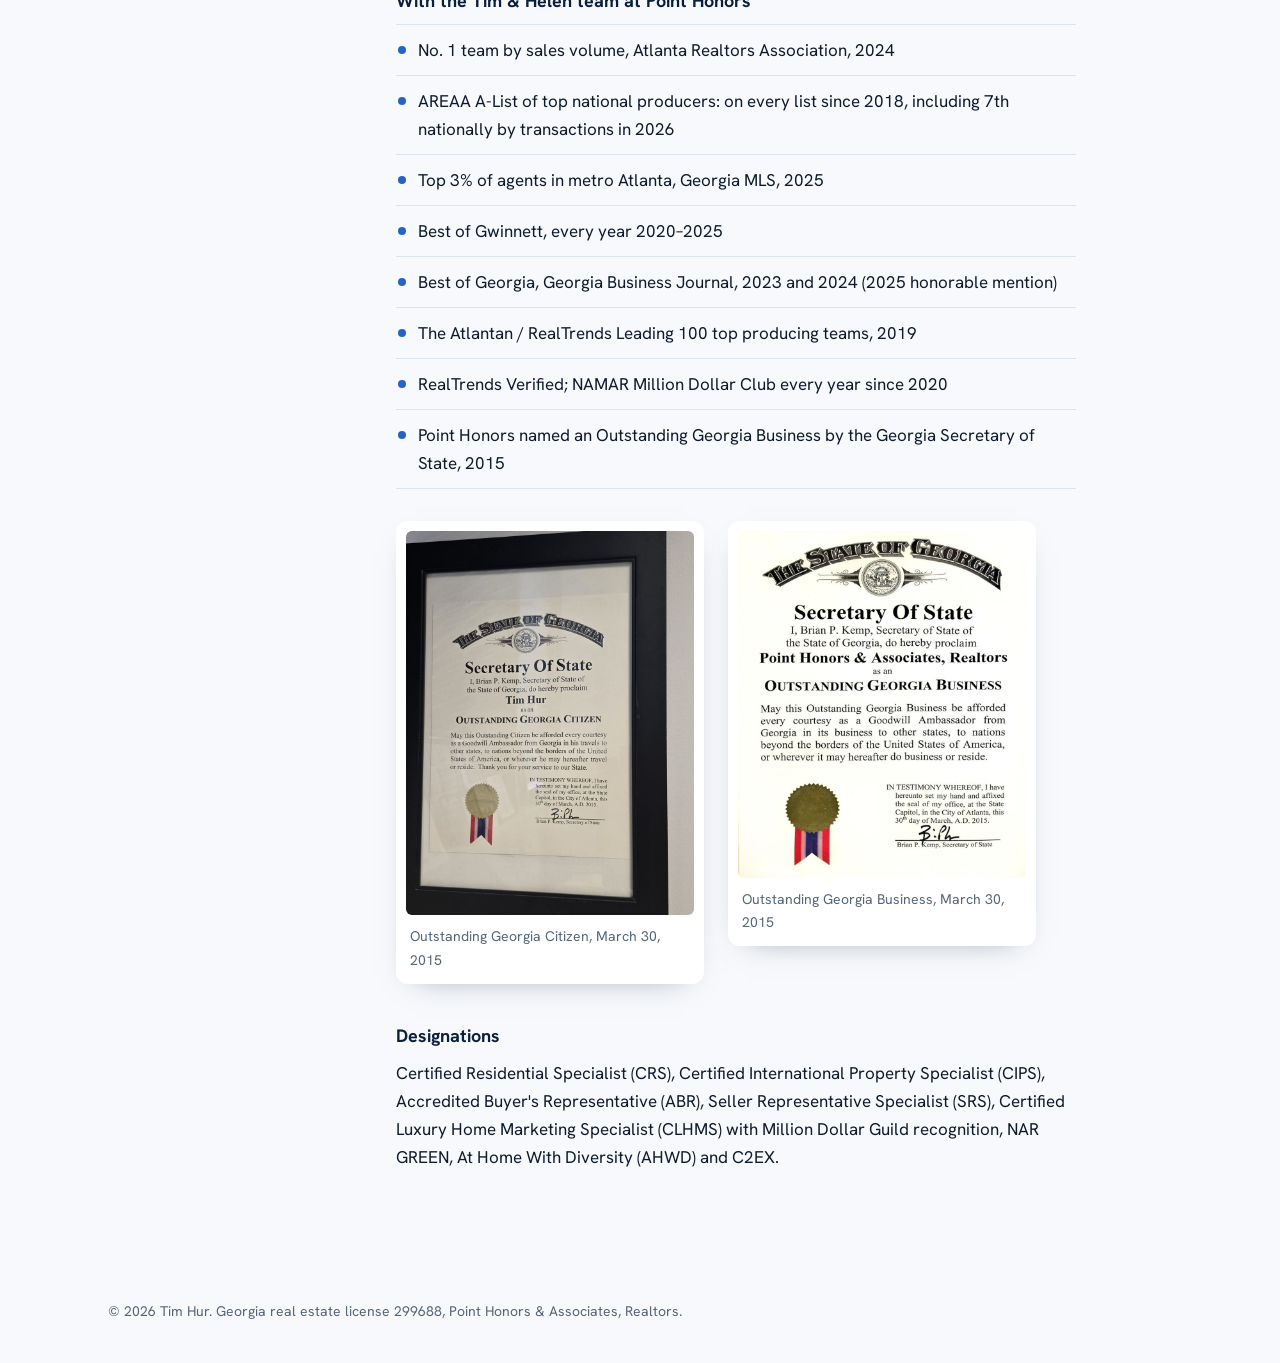
<file: timeline/index.html>
<!DOCTYPE html>
<html lang="en">
<head>
<meta charset="utf-8">
<meta name="viewport" content="width=device-width, initial-scale=1">
<title>Timeline and Recognition | Tim Hur</title>
<meta name="description" content="A year-by-year history of Tim Hur&#39;s career in real estate, national leadership with AREAA and NAR, community service, awards and designations.">
<link rel="canonical" href="https://timhur.com/timeline/">
<meta name="robots" content="index, follow">
<meta property="og:title" content="Timeline and Recognition | Tim Hur">
<meta property="og:description" content="A year-by-year history of Tim Hur&#39;s career in real estate, national leadership with AREAA and NAR, community service, awards and designations.">
<meta property="og:url" content="https://timhur.com/timeline/">
<meta property="og:image" content="https://timhur.com/images/tim-hur.jpg">
<meta name="twitter:card" content="summary">
<link rel="preconnect" href="https://fonts.googleapis.com">
<link rel="preconnect" href="https://fonts.gstatic.com" crossorigin>
<link href="https://fonts.googleapis.com/css2?family=Hanken+Grotesk:ital,wght@0,400;0,500;0,600;0,700;0,800;1,400&family=Noto+Sans+KR:wght@500&display=swap" rel="stylesheet">
<link rel="stylesheet" href="/styles.css">
<script type="application/ld+json">
{
  "@context": "https://schema.org",
  "@type": "WebPage",
  "@id": "https://timhur.com/timeline/#page",
  "url": "https://timhur.com/timeline/",
  "name": "Timeline and Recognition | Tim Hur",
  "isPartOf": {
    "@type": "WebSite",
    "@id": "https://timhur.com/#website",
    "url": "https://timhur.com/",
    "name": "Tim Hur"
  },
  "about": {
    "@id": "https://timhur.com/#person"
  },
  "breadcrumb": {
    "@type": "BreadcrumbList",
    "itemListElement": [
      {
        "@type": "ListItem",
        "position": 1,
        "name": "Tim Hur",
        "item": "https://timhur.com/"
      },
      {
        "@type": "ListItem",
        "position": 2,
        "name": "Timeline",
        "item": "https://timhur.com/timeline/"
      }
    ]
  }
}
</script>
</head>
<body>
<header class="hero sub">
  <div class="wrap">
    <nav class="topnav" aria-label="Site"><a class="home" href="/">Tim Hur<span lang="ko">허다일</span></a><div class="links"><a href="/#leadership">Leadership</a><a href="/press/">Press</a><a href="/timeline/" aria-current="page">Timeline</a><a href="/#contact">Contact</a></div></nav>
    <div class="page">
      <h1 class="page-title">Timeline</h1>
      <p class="page-intro">Career, national leadership, community service and recognition, from 2006 to today.</p>
    </div>
  </div>
</header>

<main>

<section id="career">
  <div class="wrap sec">
    <h2>Career and service</h2>
    <ol class="timeline">
      <li><span class="yr">2006</span><div><p>Began selling residential real estate in metro Atlanta after graduating from Georgia Tech.</p></div></li>
      <li><span class="yr">2007</span><div><p>Joined Massell Commercial Real Estate as a hospitality and foreign investment agent (2007–2008). Delegation member on the Metro Atlanta Chamber's East Asia tour with Mayor Shirley Franklin.</p></div></li>
      <li><span class="yr">2009</span><div><p>Delegation member for the inaugural sister-city celebration between Gwinnett County and Gangnam-gu, Seoul.</p></div></li>
      <li><span class="yr">2010</span><div><p>Founded Point Honors &amp; Associates, Realtors.</p><p>Founding charter member of the Gwinnett Mosaic Rotary Club. Joined the board of the Gwinnett Place Community Improvement District. Graduate of the Atlanta Regional Commission's Regional Leadership Institute.</p><p>Launched Aikonia, an audio speaker company, alongside an international business consulting practice helping Korean companies enter the U.S. market.</p><p>Named one of Georgia's Most Influential Asian Americans by Georgia Asian Times, an honor repeated every year through 2015.</p></div></li>
      <li><span class="yr">2011</span><div><p>Named to Gwinnett's Top 35 Under 35.</p></div></li>
      <li><span class="yr">2012</span><div><p>LEAD Atlanta, class of 2012.</p><p>Elected president of the AREAA Atlanta chapter, serving through early 2015.</p></div></li>
      <li><span class="yr">2013</span><div><p>NAR President's Liaison to South Korea for three consecutive NAR presidents (2013–2015), and chair of NAR's State and Local Forum on Global Business.</p><p>Appointed to the Gwinnett County Public Schools Foundation board, its first Korean American trustee. Leadership Gwinnett, class of 2013.</p><p>Co-chaired Georgia's first Asian American Pacific Islander Legislative Day at the State Capitol, and co-chaired it again in 2014.</p></div></li>
      <li><span class="yr">2014</span><div><p>Democratic candidate for the Georgia House of Representatives, District 105. Co-chair of the Georgia Democratic Party's AAPI caucus.</p><p>AREAA National Policy Chair. Graduate of the NAR Leadership Academy and the APAICS National Leadership Academy; named to NAR's presidential advisory group on the Realtor of the future.</p></div></li>
      <li><span class="yr">2015</span><div><p>Named an Outstanding Georgia Citizen by the Georgia Secretary of State.</p><p>President of the Gwinnett Mosaic Rotary Club (2015–2016). NetKAL fellow, USC Class IX. Chair of the Georgia Association of Realtors' Equal Opportunity and Cultural Diversity committee.</p><p>Elected first president of the Atlanta Korean School alumni association.</p></div></li>
      <li><span class="yr">2016</span><div><p>Joined Better Homes and Gardens Real Estate as Director of New Growth Markets, then served as Director of Inclusion and Philanthropy (2017–2018).</p><p>Region 3 Director, Georgia Association of Realtors (2016–2018). AREAA National Member Services Chair. Named to the Hillary for America AAPI Leadership Council.</p></div></li>
      <li><span class="yr">2018</span><div><p>Chair of NAR's Diversity Committee and member of the NAR board of directors; one of ten members of NAR's committee marking the 50th anniversary of the Fair Housing Act.</p><p>AREAA National Treasurer and Secretary. Chair of Membership Engagement, Atlanta Realtors. Georgia Trend 40 Under 40.</p></div></li>
      <li><span class="yr">2019</span><div><p>Elected AREAA's 2022 National President.</p><p>Named an Inman Connect New York 2020 Ambassador.</p></div></li>
      <li><span class="yr">2022</span><div><p>National President of AREAA. Led the association's Diversity and Fair Housing Summit in Washington, D.C., where he appeared with House Financial Services Committee Chair Maxine Waters.</p><p>Atlanta Business Chronicle 40 Under 40.</p><p>Featured as a real estate expert in the pilot of <i>House Unseen with Robin Thede</i>, produced by Jax Media for HBO Max.</p></div></li>
      <li><span class="yr">2024</span><div><p>One of seven NAR Realtor Party Community Engagement Liaisons representing Realtors nationwide.</p><p>His team ranked No. 1 by sales volume with the Atlanta Realtors Association.</p><p>Testified before the Georgia House Agriculture and Consumer Affairs Committee on proposed limits on land ownership by foreign nationals.</p></div></li>
      <li><span class="yr">2026</span><div><p>His team ranked seventh nationally by transactions on the AREAA A-List.</p></div></li>
    </ol>
  </div>
</section>

<section id="recognition">
  <div class="wrap sec">
    <h2>Recognition</h2>
    <div>
      <h3>Personal</h3>
      <ul class="plain">
        <li>Atlanta Business Chronicle 40 Under 40, 2022</li>
        <li>Georgia Trend 40 Under 40, 2018</li>
        <li>Outstanding Georgia Citizen, Georgia Secretary of State, 2015</li>
        <li>Georgia's Most Influential Asian Americans, Georgia Asian Times, 2010–2015</li>
        <li>Gwinnett's People to Know, 2013</li>
        <li>Gwinnett Top 35 Under 35, Gwinnett Business Journal and Gwinnett Chamber Young Professionals, 2011</li>
        <li>Interiors Atlanta (Modern Luxury) Real Estate Awards, 2019: top five, Expert in Midtown and Beloved Bilingual</li>
        <li>Kentucky Colonel, 2013</li>
        <li>NAR RPAC Hall of Fame</li>
      </ul>
      <h3>With the Tim &amp; Helen team at Point Honors</h3>
      <ul class="plain">
        <li>No. 1 team by sales volume, Atlanta Realtors Association, 2024</li>
        <li>AREAA A-List of top national producers: on every list since 2018, including 7th nationally by transactions in 2026</li>
        <li>Top 3% of agents in metro Atlanta, Georgia MLS, 2025</li>
        <li>Best of Gwinnett, every year 2020–2025</li>
        <li>Best of Georgia, Georgia Business Journal, 2023 and 2024 (2025 honorable mention)</li>
        <li>The Atlantan / RealTrends Leading 100 top producing teams, 2019</li>
        <li>RealTrends Verified; NAMAR Million Dollar Club every year since 2020</li>
        <li>Point Honors named an Outstanding Georgia Business by the Georgia Secretary of State, 2015</li>
      </ul>
      <div class="certs">
        <figure>
          <img src="/images/outstanding-georgia-citizen-tim-hur-2015.jpg" alt="Framed Georgia Secretary of State proclamation naming Tim Hur an Outstanding Georgia Citizen, March 30, 2015" width="900" height="1200" loading="lazy">
          <figcaption>Outstanding Georgia Citizen, March 30, 2015</figcaption>
        </figure>
        <figure>
          <img src="/images/outstanding-georgia-business-point-honors-2015.jpg" alt="Georgia Secretary of State proclamation naming Point Honors &amp; Associates, Realtors an Outstanding Georgia Business, March 30, 2015" width="900" height="1082" loading="lazy">
          <figcaption>Outstanding Georgia Business, March 30, 2015</figcaption>
        </figure>
      </div>
      <h3>Designations</h3>
      <p>Certified Residential Specialist (CRS), Certified International Property Specialist (CIPS), Accredited Buyer's Representative (ABR), Seller Representative Specialist (SRS), Certified Luxury Home Marketing Specialist (CLHMS) with Million Dollar Guild recognition, NAR GREEN, At Home With Diversity (AHWD) and C2EX.</p>
    </div>
  </div>
</section>

</main>

<footer>
  <div class="wrap">© 2026 Tim Hur. Georgia real estate license 299688, Point Honors &amp; Associates, Realtors.</div>
</footer>
</body>
</html>
</file>
<file: styles.css>
:root{
  --navy:#0A1F3D; --navy-2:#12305A; --blue:#2563C9; --sky:#8DB8F2; --ice:#EEF4FC;
  --paper:#F7F9FC; --ink:#0F1B2D; --muted:#55657A; --rule:#DCE4EF;
  --sans:"Hanken Grotesk", system-ui, -apple-system, "Segoe UI", sans-serif;
  --hangul:"Noto Sans KR", "Apple SD Gothic Neo", sans-serif;
  --measure:68ch;
}
*{box-sizing:border-box}
html{-webkit-text-size-adjust:100%;scroll-behavior:smooth}
body{margin:0;background:var(--paper);color:var(--ink);font:400 17px/1.65 var(--sans)}
a{color:var(--blue);text-decoration-thickness:1px;text-underline-offset:3px}
a:hover{color:var(--navy)}
a:focus-visible,button:focus-visible{outline:2px solid var(--blue);outline-offset:3px;border-radius:4px}
.wrap{max-width:1120px;margin:0 auto;padding:0 28px}

/* Hero: full-bleed navy that the black-backdrop portrait melts into */
.hero{background:radial-gradient(120% 90% at 85% 10%, var(--navy-2) 0%, var(--navy) 60%);color:#fff;padding:96px 0 0;overflow:hidden}
.hero-grid{display:grid;grid-template-columns:1.15fr .85fr;gap:40px;align-items:end}
.name{margin:0;display:flex;align-items:flex-end;gap:20px}
.name-en{font:800 clamp(64px,10vw,128px)/.9 var(--sans);letter-spacing:-.045em;color:#fff}
.name-ko{font:500 clamp(22px,2.8vw,34px)/1 var(--hangul);color:var(--sky);writing-mode:vertical-rl;letter-spacing:.14em;padding-bottom:4px}
.role{margin:28px 0 56px;font-size:21px;line-height:1.5;max-width:34ch;color:#fff;font-weight:500}
.role span{display:block;margin-top:10px;font-size:17px;font-weight:400;color:#B9C8DE}
.portrait{aspect-ratio:4/5;overflow:hidden;align-self:end;border-radius:14px 14px 0 0;max-width:400px;justify-self:end;width:100%}
.portrait img{width:100%;height:100%;object-fit:cover;display:block}
.facts{display:grid;grid-template-columns:repeat(4,1fr);margin:0;background:#fff;border-radius:14px;box-shadow:0 18px 40px -24px rgba(10,31,61,.45);position:relative;top:-1px}
.facts-wrap{background:linear-gradient(var(--navy) 50%, var(--paper) 50%)}
.facts div{padding:22px 24px;border-left:1px solid var(--rule)}
.facts div:first-child{border-left:0}
.facts dt{font-size:13px;font-weight:600;color:var(--blue);margin:0 0 6px}
.facts dd{margin:0;font-size:16px;font-weight:600;line-height:1.35;color:var(--ink)}

/* Sections */
section{padding:84px 0}
section + section{border-top:1px solid var(--rule)}
.sec{display:grid;grid-template-columns:240px 1fr;gap:48px}
h2{font:700 30px/1.15 var(--sans);letter-spacing:-.02em;margin:0;color:var(--navy)}
h3{font:700 18px/1.3 var(--sans);margin:40px 0 12px;color:var(--navy)}
h3:first-child{margin-top:0}
p{margin:0 0 1em;max-width:var(--measure)}
.lede{font-size:21px;line-height:1.55;color:var(--ink)}
ul.plain{list-style:none;margin:0;padding:0;max-width:var(--measure)}
ul.plain li{padding:11px 0 11px 22px;border-top:1px solid var(--rule);position:relative}
ul.plain li::before{content:"";position:absolute;left:2px;top:21px;width:8px;height:8px;border-radius:50%;background:var(--blue)}
ul.plain li:last-child{border-bottom:1px solid var(--rule)}
.src{color:var(--muted);font-size:15px}

/* Timeline: a real sequence, so a rail with year markers */
.timeline{list-style:none;margin:0;padding:0 0 0 2px;max-width:780px;position:relative}
.timeline::before{content:"";position:absolute;left:66px;top:8px;bottom:8px;width:2px;background:#D3E1F5}
.timeline li{display:grid;grid-template-columns:56px 1fr;gap:34px;padding:12px 0;position:relative}
.timeline li::after{content:"";position:absolute;left:60px;top:22px;width:14px;height:14px;border-radius:50%;background:#fff;border:3px solid var(--blue)}
.timeline .yr{font:700 18px/1.2 var(--sans);color:var(--blue);padding-top:6px}
.timeline p{margin:0 0 .4em}
.timeline p:last-child{margin:0}

/* Press list */
.press{list-style:none;margin:0;padding:0;max-width:840px}
.press li{display:grid;grid-template-columns:210px 1fr;gap:20px;padding:13px 0;border-top:1px solid var(--rule)}
.press li:last-child{border-bottom:1px solid var(--rule)}
.press .outlet{font-weight:700;font-size:15px;color:var(--navy)}
.press .outlet small{display:block;font-weight:400;color:var(--muted);font-size:14px}
.press a{font-weight:500}

/* Certificates */
.certs{display:grid;grid-template-columns:1fr 1fr;gap:24px;margin-top:32px;max-width:640px;align-items:start}
.certs figure{margin:0;background:#fff;padding:10px;border-radius:12px;box-shadow:0 10px 30px -20px rgba(10,31,61,.5)}
.certs img{width:100%;height:auto;display:block;border-radius:6px}
.certs figcaption{font-size:14px;color:var(--muted);margin:10px 4px 2px}

/* Contact */
.contact{background:var(--navy);color:#fff;border:0}
section.contact{border-top:0}
.contact h2{color:#fff}
.contact a{color:#fff}
.contact a:focus-visible,.contact button:focus-visible{outline-color:var(--sky)}
.contact p{max-width:52ch}
.contact .src{color:#B9C8DE}
.reveal button{font:600 16px/1 var(--sans);color:var(--navy);background:#fff;border:0;border-radius:999px;padding:12px 22px;margin:0 8px 12px 0;cursor:pointer}
.reveal button:hover{background:var(--sky)}
/* Instagram strip: slow continuous drift, pauses on hover/focus, static when motion is reduced */
.ig{padding-bottom:72px}
.ig .sec{margin-bottom:28px}
.ig-viewport{overflow:hidden;mask-image:linear-gradient(90deg,transparent,#000 6%,#000 94%,transparent)}
.ig-track{list-style:none;margin:0;padding:0 0 0 28px;display:flex;gap:18px;width:max-content;animation:igdrift 70s linear infinite}
.ig-viewport:hover .ig-track,.ig-viewport:focus-within .ig-track{animation-play-state:paused}
.ig-track li{flex:0 0 auto}
.ig-track a{display:block;width:240px;aspect-ratio:3/4;border-radius:12px;overflow:hidden;background:var(--ice);box-shadow:0 12px 28px -20px rgba(10,31,61,.6)}
.ig-track img{width:100%;height:100%;object-fit:cover;display:block;transition:transform .3s ease}
.ig-track a:hover img{transform:scale(1.03)}
@keyframes igdrift{from{transform:translateX(0)}to{transform:translateX(-50%)}}
@media (prefers-reduced-motion:reduce){
  .ig-track{animation:none}
  .ig-viewport{overflow-x:auto;mask-image:none}
  .ig-track a:hover img{transform:none}
}
@media (max-width:480px){.ig-track a{width:180px}}
/* Welcome video: thumbnail first, YouTube loads only when played */
.welcome{padding-top:72px}
.video{position:relative;aspect-ratio:16/9;max-width:760px;border-radius:14px;overflow:hidden;background:var(--navy);box-shadow:0 22px 50px -30px rgba(10,31,61,.7);margin:6px 0 12px}
.video-play{all:unset;cursor:pointer;position:absolute;inset:0;display:block}
.video-play img{width:100%;height:100%;object-fit:cover;display:block}
.video-icon{position:absolute;left:50%;top:50%;width:84px;height:84px;margin:-42px 0 0 -42px;border-radius:50%;background:var(--blue);box-shadow:0 10px 30px rgba(10,31,61,.45);transition:transform .2s ease}
.video-icon::after{content:"";position:absolute;left:34px;top:26px;border-style:solid;border-width:16px 0 16px 26px;border-color:transparent transparent transparent #fff}
.video-play:hover .video-icon{transform:scale(1.06)}
.video-play:focus-visible{outline:3px solid var(--blue);outline-offset:-3px}
.video iframe{position:absolute;inset:0;width:100%;height:100%;border:0}
@media (prefers-reduced-motion:reduce){.video-icon{transition:none}}
footer{padding:28px 0 40px;font-size:14px;color:var(--muted)}

@media (max-width:860px){
  .hero{padding-top:56px}
  .hero-grid{grid-template-columns:1fr;gap:0}
  .role{margin-bottom:32px}
  .portrait{justify-self:start;max-width:300px}
  .facts{grid-template-columns:1fr 1fr}
  .facts div:nth-child(3){border-left:0}
  .facts div:nth-child(n+3){border-top:1px solid var(--rule)}
  .sec{grid-template-columns:1fr;gap:22px}
  section{padding:60px 0}
  .press li{grid-template-columns:1fr;gap:2px}
}
@media (max-width:480px){
  .wrap{padding:0 20px}
  .facts{grid-template-columns:1fr}
  .facts div{border-left:0;border-top:1px solid var(--rule)}
  .facts div:first-child{border-top:0}
  .timeline::before{left:50px}
  .timeline li{grid-template-columns:44px 1fr;gap:28px}
  .timeline li::after{left:44px}
}
@media (prefers-reduced-motion:reduce){html{scroll-behavior:auto}}

/* Site navigation */
.topnav{display:flex;align-items:center;justify-content:space-between;gap:24px;padding:26px 0 0;font-size:15px;font-weight:600}
.topnav .links{display:flex;flex-wrap:wrap;gap:6px 26px;margin-left:auto}
.topnav a{color:#B9C8DE;text-decoration:none}
.topnav a:hover,.topnav a[aria-current="page"]{color:#fff}
.topnav a[aria-current="page"]{text-decoration:underline;text-underline-offset:6px;text-decoration-thickness:2px;text-decoration-color:var(--sky)}
.topnav .home{color:#fff;font-weight:800;letter-spacing:-.01em;font-size:18px}
.topnav .home span{font:500 14px/1 var(--hangul);color:var(--sky);margin-left:8px}
.hero{padding-top:0}
.hero .hero-grid{padding-top:64px}

/* Featured in: outlet names as text, linked to the coverage */
.featured{padding:36px 0 0}
.featured .label{font-size:14px;font-weight:600;color:var(--muted);margin:0 0 10px}
.featured ul{list-style:none;margin:0;padding:0;display:flex;flex-wrap:wrap;gap:8px 30px}
.featured a{font:700 18px/1.3 var(--sans);color:var(--navy);text-decoration:none;letter-spacing:-.01em}
.featured a:hover{color:var(--blue);text-decoration:underline}

/* National leadership: three columns divided by rules */
.orgs{display:grid;grid-template-columns:repeat(3,1fr);gap:0;margin-top:8px}
.org{padding:0 26px;border-left:1px solid var(--rule)}
.org:first-child{padding-left:0;border-left:0}
.org h3{margin:0 0 4px;font-size:15px;color:var(--blue)}
.org .top{font:700 21px/1.3 var(--sans);color:var(--navy);margin:0 0 10px;letter-spacing:-.01em}
.org .note{font-size:15px;color:var(--muted);margin:0 0 14px}
.org ul{list-style:none;margin:0;padding:0;font-size:15px}
.org li{padding:8px 0;border-top:1px solid var(--rule)}
.more{margin-top:22px;font-weight:600}

/* Inner page header */
.hero.sub{padding-bottom:64px}
.hero.sub .page{padding-top:56px}
.page-title{font:800 clamp(44px,7vw,80px)/.95 var(--sans);letter-spacing:-.04em;margin:0;color:#fff}
.page-intro{margin:18px 0 0;font-size:19px;color:#B9C8DE;max-width:52ch}

@media (max-width:860px){
  .hero .hero-grid{padding-top:40px}
  .orgs{grid-template-columns:1fr}
  .org{padding:22px 0 0;border-left:0}
  .org:first-child{padding-top:0}
}
@media (max-width:560px){
  .topnav{flex-direction:column;align-items:flex-start;gap:10px}
  .topnav .links{margin-left:0;gap:6px 18px}
}

.press .ttl{font-weight:500;font-style:italic}
</file>
